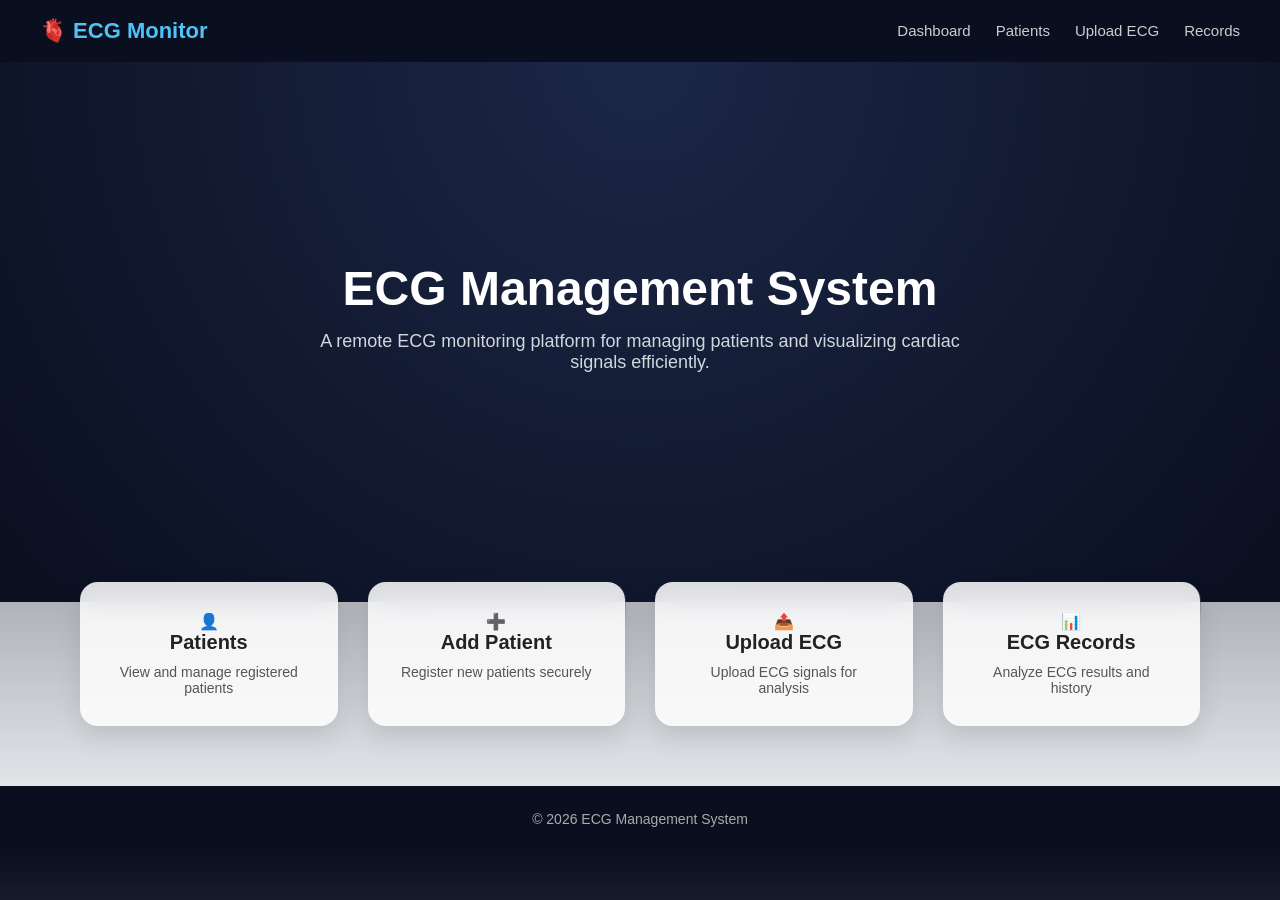
<file: src/main/resources/static/index.html>
<!DOCTYPE html>
<html lang="en">
<head>
    <meta charset="UTF-8">
    <title>ECG Management System</title>
    <link rel="stylesheet" href="css/style1.css">
</head>
<body>

<!-- NAVBAR -->
<nav class="navbar">
    <div class="logo">🫀 ECG Monitor</div>
    <ul>
        <li><a href="#">Dashboard</a></li>
        <li><a href="patients.html">Patients</a></li>
        <li><a href="ecg-upload.html">Upload ECG</a></li>
        <li><a href="ecg-records.html">Records</a></li>
    </ul>
</nav>

<!-- HERO -->
<section class="hero">
    <div class="hero-content">
        <h1>ECG Management System</h1>
        <p>

            A remote ECG monitoring platform for managing patients and visualizing cardiac signals efficiently.
        </p>

    </div>
</section>

<!-- DASHBOARD CARDS -->
<section class="dashboard">
    <div class="card" onclick="location.href='patients.html'">
        <div class="icon">👤</div>
        <h3>Patients</h3>
        <p>View and manage registered patients</p>
    </div>

    <div class="card" onclick="location.href='add-patient.html'">
        <div class="icon">➕</div>
        <h3>Add Patient</h3>
        <p>Register new patients securely</p>
    </div>

    <div class="card" onclick="location.href='ecg-upload.html'">
        <div class="icon">📤</div>
        <h3>Upload ECG</h3>
        <p>Upload ECG signals for analysis</p>
    </div>

    <div class="card" onclick="location.href='ecg-records.html'">
        <div class="icon">📊</div>
        <h3>ECG Records</h3>
        <p>Analyze ECG results and history</p>
    </div>
</section>


<footer>
    © 2026 ECG Management System
</footer>

</body>
</html>
</file>
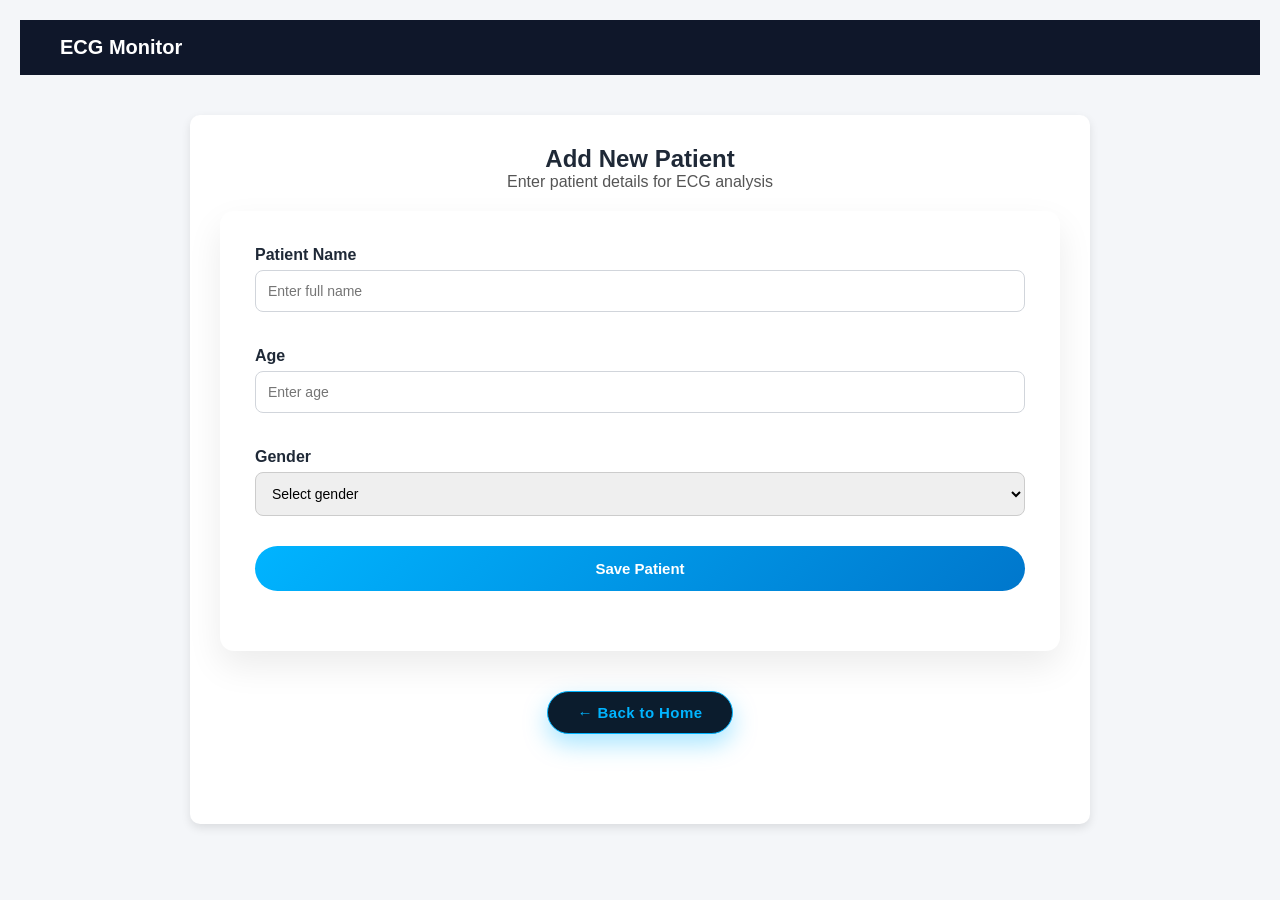
<file: src/main/resources/static/add-patient.html>
<!DOCTYPE html>
<html lang="en">
<head>
    <meta charset="UTF-8">
    <title>Add Patient</title>
    <link rel="stylesheet" href="css/style.css">
</head>
<body>

<!-- Top Header -->
<div class="navbar">
    <div class="logo">ECG Monitor</div>
</div>

<!-- Page Content -->
<div class="page-container">

    <h2>Add New Patient</h2>
    <p class="subtitle">Enter patient details for ECG analysis</p>

    <div class="form-card">
        <form id="patientForm">
            <div class="form-group">
                <label>Patient Name</label>
                <input type="text" id="name" placeholder="Enter full name" required>
            </div>

            <div class="form-group">
                <label>Age</label>
                <input type="number" id="age" placeholder="Enter age" required>
            </div>

            <div class="form-group">
                <label>Gender</label>
                <select id="gender" required>
                    <option value="">Select gender</option>
                    <option>Male</option>
                    <option>Female</option>
                </select>
            </div>

            <button type="submit" class="primary-btn">
                Save Patient
            </button>
        </form>

        <div id="msg" class="success-box"></div>
    </div>

    <!-- Back Button -->
    <div class="back-btn-container">
        <button class="back-btn" onclick="goHome()">← Back to Home</button>
    </div>

</div>

<script src="js/add-patient.js"></script>
</body>
</html>
</file>
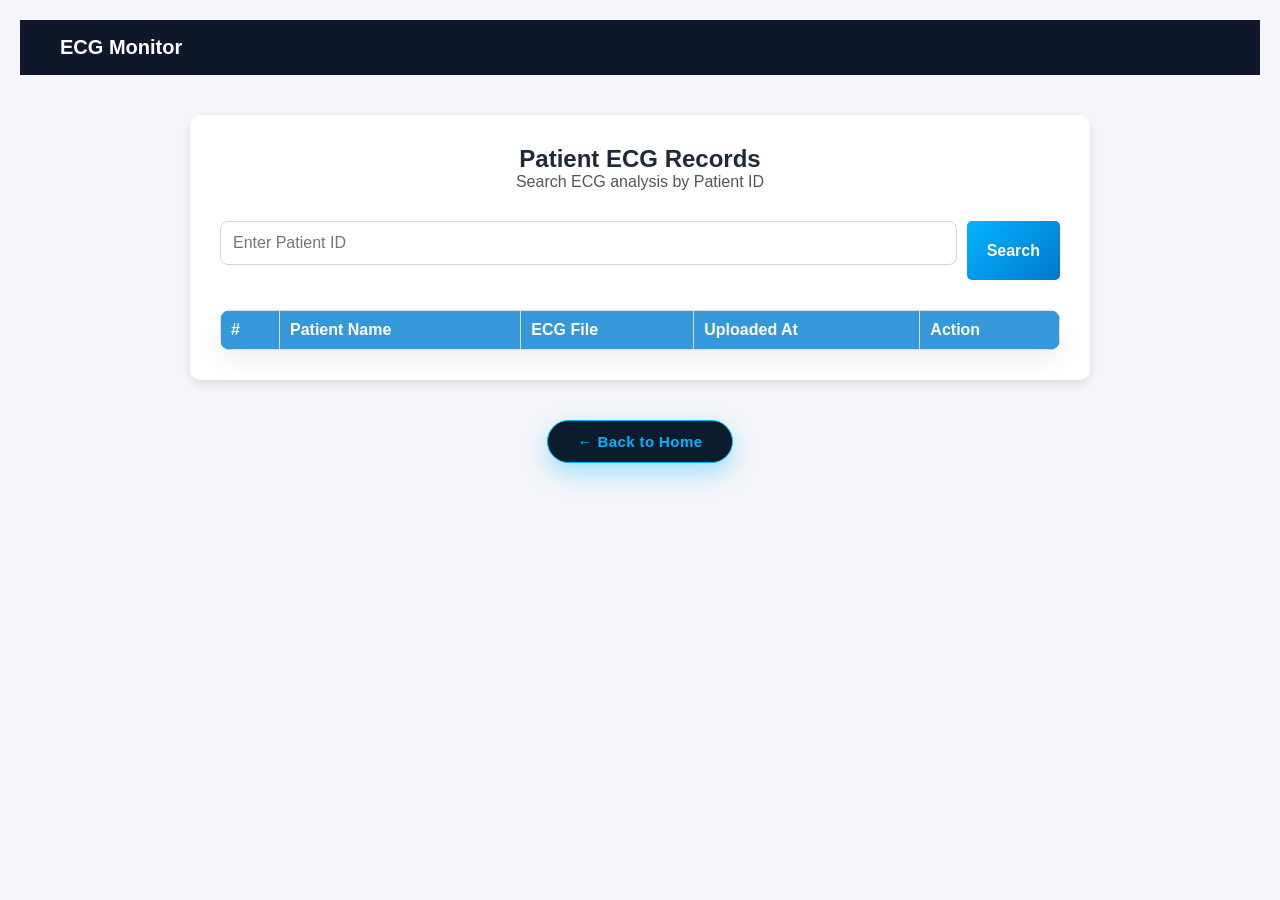
<file: src/main/resources/static/ecg-records.html>
<!DOCTYPE html>
<html lang="en">
<head>
    <meta charset="UTF-8">
    <title>ECG Records</title>
    <link rel="stylesheet" href="css/style.css">
</head>
<body>

<div class="navbar">
    <div class="logo">ECG Monitor</div>
</div>

<div class="page-container">
    <h2>Patient ECG Records</h2>
    <p class="subtitle">Search ECG analysis by Patient ID</p>

    <div class="search-box">
        <input type="number" id="patientId" placeholder="Enter Patient ID">
        <button onclick="loadECG()">Search</button>
    </div>

    <div id="patientInfo" class="patient-card"></div>

    <table class="records-table">
        <thead>
        <tr>
            <th>#</th>
            <th>Patient Name</th>
            <th>ECG File</th>
            <th>Uploaded At</th>
            <th>Action</th>
        </tr>
        </thead>
        <tbody id="recordsBody"></tbody>
    </table>
</div>

<div class="back-btn-container">
    <button class="back-btn" onclick="goHome()">← Back to Home</button>
</div>

<script src="js/ecg-record.js"></script>
</body>
</html>
</file>
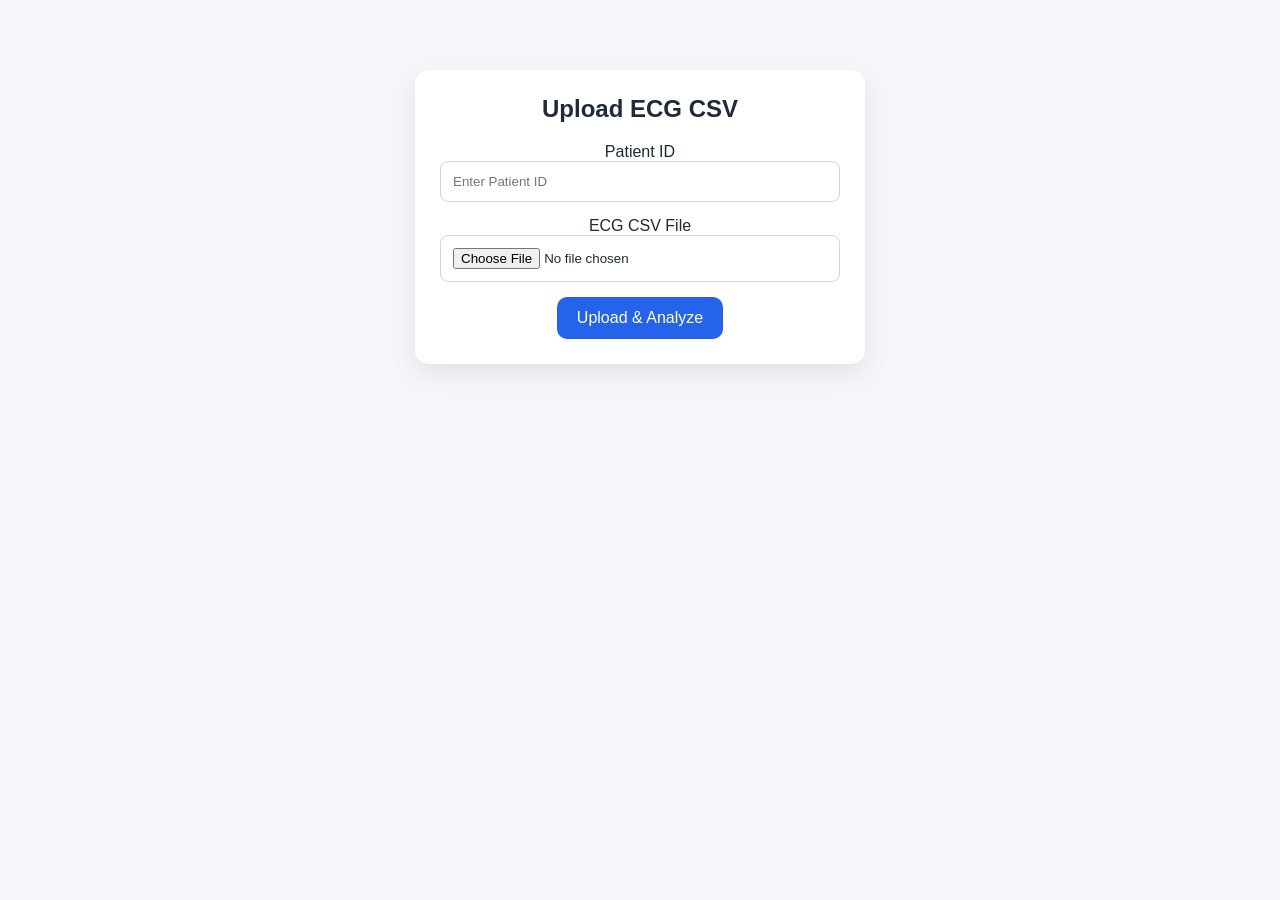
<file: src/main/resources/static/ecg-upload.html>
<!DOCTYPE html>
<html lang="en">
<head>
    <meta charset="UTF-8">
    <title>ECG Upload</title>
    <link rel="stylesheet" href="css/style.css">
</head>
<body>

<div class="container">
    <div class="card upload-card">
        <h2>Upload ECG CSV</h2>

        <label>Patient ID</label>
        <input type="number" id="patientId" placeholder="Enter Patient ID" required>

        <label>ECG CSV File</label>
        <input type="file" id="ecgFile" accept=".csv" required>

        <button onclick="uploadECG()">Upload & Analyze</button>
    </div>
</div>

<script src="js/upload.js"></script>
</body>
</html>
</file>
<file: src/main/resources/static/css/style1.css>
* {
    margin: 0;
    padding: 0;
    box-sizing: border-box;
    font-family: "Segoe UI", sans-serif;
}

body {
    background: linear-gradient(180deg, #0a0f1f, #f4f6f9);
    color: #222;
}

/* NAVBAR */
.navbar {
    background: #0a0f1f;
    color: white;
    display: flex;
    justify-content: space-between;
    align-items: center;
    padding: 18px 40px;
}

.logo {
    font-size: 22px;
    font-weight: bold;
    color: #4fc3f7;
}

.navbar ul {
    list-style: none;
    display: flex;
    gap: 25px;
}

.navbar a {
    text-decoration: none;
    color: #ccc;
    font-size: 15px;
}

.navbar a:hover {
    color: #4fc3f7;
}

/* HERO */
.hero {
    height: 60vh;
    background: radial-gradient(circle at top, #1c2747, #0a0f1f);
    display: flex;
    align-items: center;
    justify-content: center;
    text-align: center;
}

.hero-content {
    max-width: 700px;
    color: white;
}

.hero h1 {
    font-size: 48px;
    margin-bottom: 15px;
}

.hero p {
    font-size: 18px;
    color: #cfd8dc;
    margin-bottom: 30px;
}

.primary-btn {
    padding: 14px 28px;
    background: #4fc3f7;
    color: #0a0f1f;
    font-weight: bold;
    border-radius: 30px;
    text-decoration: none;
}

.primary-btn:hover {
    background: #29b6f6;
}

/* DASHBOARD */
.dashboard {
    display: grid;
    grid-template-columns: repeat(auto-fit, minmax(240px, 1fr));
    gap: 30px;
    padding: 60px 80px;
    margin-top: -80px;
}

.card {
    background: rgba(255, 255, 255, 0.85);
    backdrop-filter: blur(12px);
    border-radius: 18px;
    padding: 30px;
    text-align: center;
    cursor: pointer;
    box-shadow: 0 10px 25px rgba(0,0,0,0.1);
    transition: transform 0.3s, box-shadow 0.3s;
}

.card h3 {
    font-size: 20px;
    margin-bottom: 10px;
}

.card p {
    font-size: 14px;
    color: #555;
}

.card:hover {
    transform: translateY(-10px);
    box-shadow: 0 20px 40px rgba(0,0,0,0.2);
}

/* FOOTER */
footer {
    text-align: center;
    padding: 25px;
    background: #0a0f1f;
    color: #aaa;
    font-size: 14px;
}
</file>
<file: src/main/resources/static/css/style.css>
* {
    margin: 0;
    padding: 0;
    box-sizing: border-box;
    font-family: "Segoe UI", sans-serif;
}

body {
    background: #f8fafc;
    color: #020617;
}

/* HEADER */
.top {
    background: #020617;
    color: #38bdf8;
    padding: 18px 40px;
    font-size: 20px;
}

/* MAIN */
.container {
    max-width: 1100px;
    margin: auto;
    padding: 60px 20px;
}

/* INTRO */
.intro {
    text-align: center;
    margin-bottom: 60px;
}

.intro h1 {
    font-size: 40px;
    margin-bottom: 15px;
}

.intro p {
    font-size: 18px;
    color: #475569;
}

/* GRID */
.grid {
    display: grid;
    grid-template-columns: repeat(auto-fit, minmax(240px, 1fr));
    gap: 30px;
}

/* TILE */
.tile {
    text-decoration: none;
    background: white;
    padding: 35px;
    border-radius: 16px;
    box-shadow: 0 12px 25px rgba(0,0,0,0.08);
    transition: 0.3s ease;
    color: inherit;
}

.tile:hover {
    transform: translateY(-10px);
    box-shadow: 0 20px 40px rgba(0,0,0,0.15);
}

.tile h3 {
    font-size: 22px;
    margin-bottom: 10px;
}

.tile p {
    font-size: 15px;
    color: #475569;
}

/* FOOTER */
footer {
    margin-top: 70px;
    text-align: center;
    padding: 18px;
    background: #020617;
    color: #cbd5f5;
}
/* PAGE HEADER */
.page-header {
    margin-bottom: 30px;
}

.page-header h1 {
    font-size: 32px;
    margin-bottom: 8px;
}

.page-header p {
    color: #475569;
}

/* TABLE CARD */
.table-card {
    background: white;
    padding: 25px;
    border-radius: 14px;
    box-shadow: 0 12px 30px rgba(0,0,0,0.08);
    overflow-x: auto;
}

/* TABLE */
.patient-table {
    width: 100%;
    border-collapse: collapse;
}

.patient-table thead {
    background: #020617;
    color: white;
}

.patient-table th,
.patient-table td {
    padding: 14px 18px;
    text-align: left;
}

.patient-table tbody tr {
    border-bottom: 1px solid #e5e7eb;
}

.patient-table tbody tr:hover {
    background: #f1f5f9;
}

/* GENDER STYLE */
.patient-table td:last-child {
    font-weight: 600;
    color: #0f172a;
}
/* Centered Back Button Container */
.back-btn-container {
    display: flex;
    justify-content: center;
    margin-top: 40px;
    margin-bottom: 60px;
}

/* Back Button Styling */
.back-btn {
    background: #020617;
     color: #38bdf8;

    border: none;
    padding: 14px 36px;
    border-radius: 30px;

    font-size: 15px;
    font-weight: 600;
    letter-spacing: 0.4px;

    cursor: pointer;
    box-shadow: 0 10px 25px rgba(0, 180, 255, 0.35);
    transition: all 0.3s ease;
}

.back-btn:hover {
    transform: translateY(-2px);
    box-shadow: 0 16px 35px rgba(0, 180, 255, 0.45);
}
body {
    margin: 0;
    font-family: "Segoe UI", sans-serif;
    background: #f4f7fb;
}

/* Header */
.navbar {
    background: linear-gradient(135deg, #020b1d, #071b35);
    padding: 18px 40px;
    color: #00b4ff;
    font-size: 22px;
    font-weight: 600;
}

/* Page Layout */
.page-container {
    max-width: 500px;
    margin: 60px auto;
    text-align: center;
}

.subtitle {
    color: #666;
    margin-bottom: 30px;
}

/* Form Card */
.form-card {
    background: #fff;
    padding: 35px;
    border-radius: 14px;
    box-shadow: 0 15px 35px rgba(0,0,0,0.08);
}

/* Form Fields */
.form-group {
    text-align: left;
    margin-bottom: 20px;
}

.form-group label {
    display: block;
    font-weight: 600;
    margin-bottom: 6px;
}

.form-group input,
.form-group select {
    width: 100%;
    padding: 12px;
    border-radius: 8px;
    border: 1px solid #ccc;
    font-size: 14px;
}

/* Primary Button */
.primary-btn {
    width: 100%;
    background: linear-gradient(135deg, #00b4ff, #0077cc);
    color: #fff;
    padding: 14px;
    border-radius: 30px;
    border: none;
    font-size: 15px;
    font-weight: 600;
    cursor: pointer;
    margin-top: 10px;
}

.primary-btn:hover {
    opacity: 0.9;
}

/* Success Message */
.success-box {
    margin-top: 25px;
    color: #0a7c3e;
    font-weight: 600;
}

/* Back Button */
.back-btn-container {
    margin-top: 40px;
}

.back-btn {
    background: #0b1c2d;
    color: #00b4ff;
    border: 1px solid #00b4ff;
    padding: 12px 30px;
    border-radius: 25px;
    cursor: pointer;
    font-weight: 600;
}

.back-btn:hover {
    background: #00b4ff;
    color: #fff;
}
/* Page Layout */
.page-container {
    max-width: 900px;
    margin: 50px auto;
    text-align: center;
}

/* Search */
.search-box {
    margin: 30px 0;
}

.search-box input {
    padding: 12px;
    width: 200px;
    border-radius: 8px;
    border: 1px solid #ccc;
}

.search-box button {
    padding: 12px 22px;
    margin-left: 10px;
    background: linear-gradient(135deg, #00b4ff, #0077cc);
    color: white;
    border: none;
    border-radius: 25px;
    cursor: pointer;
    font-weight: 600;
}

/* Patient Card */
.patient-card {
    margin: 25px auto;
    background: #f8fbff;
    border-left: 5px solid #00b4ff;
    padding: 18px;
    width: 60%;
    display: none;
}

/* Table */
.records-table {
    width: 100%;
    border-collapse: collapse;
    margin-top: 30px;
    background: white;
    box-shadow: 0 12px 25px rgba(0,0,0,0.06);
    border-radius: 10px;
    overflow: hidden;
}

.records-table th {
    background: #0b1c2d;
    color: #00b4ff;
    padding: 14px;
}

.records-table td {
    padding: 14px;
    border-bottom: 1px solid #eee;
}

.records-table tr:hover {
    background: #f2f9ff;
}

/* Prediction Badge */
.badge {
    padding: 6px 14px;
    border-radius: 20px;
    font-size: 13px;
    font-weight: 600;
}

.badge.pending {
    background: #fff3cd;
    color: #856404;
}

.badge.done {
    background: #d4edda;
    color: #155724;
}
body {
    font-family: Arial, sans-serif;
    background: #f4f7f8;
    margin: 0;
    padding: 0;
}

.navbar {
    background-color: #2c3e50;
    color: white;
    padding: 15px 20px;
    font-size: 20px;
    font-weight: bold;
}

.page-container {
    max-width: 900px;
    margin: 40px auto;
    background: white;
    padding: 30px;
    border-radius: 10px;
    box-shadow: 0px 4px 10px rgba(0,0,0,0.1);
}

h2 {
    margin-top: 0;
}

.subtitle {
    color: #555;
    margin-bottom: 20px;
}

.search-box {
    display: flex;
    margin-bottom: 20px;
}

.search-box input {
    flex: 1;
    padding: 10px;
    font-size: 16px;
}

.search-box button {
    padding: 10px 20px;
    margin-left: 10px;
    font-size: 16px;
    cursor: pointer;
    background-color: #3498db;
    color: white;
    border: none;
    border-radius: 5px;
}

.search-box button:hover {
    background-color: #2980b9;
}

.records-table {
    width: 100%;
    border-collapse: collapse;
}

.records-table th, .records-table td {
    border: 1px solid #ddd;
    padding: 10px;
    text-align: left;
}

.records-table th {
    background-color: #3498db;
    color: white;
}

.records-table tr:nth-child(even) {
    background-color: #f9f9f9;
}
/* RESET */
* {
    margin: 0;
    padding: 0;
    box-sizing: border-box;
    font-family: "Segoe UI", Arial, sans-serif;
}

body {
    background: #f4f7fb;
    color: #1f2937;
}

/* NAVBAR (optional, looks professional) */
.navbar {
    background: #0f172a;
    color: #fff;
    padding: 16px 40px;
    font-size: 20px;
    font-weight: bold;
}

/* COMMON CONTAINER */
.container {
    max-width: 1100px;
    margin: 30px auto;
    padding: 20px;
}

/* CARD STYLE */
.card {
    background: #ffffff;
    border-radius: 14px;
    padding: 25px;
    box-shadow: 0 10px 25px rgba(0,0,0,0.08);
}

/* BUTTON */
button {
    background: #2563eb;
    color: white;
    border: none;
    padding: 12px 20px;
    border-radius: 10px;
    font-size: 16px;
    cursor: pointer;
    transition: 0.3s;
}

button:hover {
    background: #1d4ed8;
}

/* INPUTS */
input[type="text"],
input[type="number"],
input[type="file"] {
    width: 100%;
    padding: 12px;
    border-radius: 8px;
    border: 1px solid #d1d5db;
    margin-bottom: 15px;
}
.upload-card {
    max-width: 450px;
    margin: auto;
    text-align: center;
}

.upload-card h2 {
    margin-bottom: 20px;
}
.result-card h2 {
    margin-bottom: 15px;
}

/* Result info grid */
.result-grid {
    display: grid;
    grid-template-columns: repeat(3, 1fr);
    gap: 20px;
    font-size: 18px;
}

/* Chart card */
.chart-card {
    width: 100%
    margin-top: 25px;
    height: 420px;
    padding: 20px;
}

/* Make chart responsive */
canvas {
    width: 100% !important;
    height: 350px !important;
}

body{

font-family: Arial, Helvetica, sans-serif;
background:#f4f6f9;
margin:0;
padding:20px;

}

/* Top Download Button */

.top-bar{

text-align:center;
margin-bottom:20px;

}

.download-btn{

background:#1e88e5;
color:white;
padding:12px 25px;
border:none;
border-radius:6px;
font-size:16px;
cursor:pointer;

}

.download-btn:hover{

background:#1565c0;

}

/* REPORT CONTAINER */

.report-container{

width:900px;
margin:auto;
background:white;
padding:40px;
box-shadow:0px 4px 15px rgba(0,0,0,0.1);

}

/* HEADER */

.report-header{

text-align:center;
border-bottom:2px solid #333;
padding-bottom:10px;
margin-bottom:20px;

}

.report-header h1{

margin:0;
font-size:28px;
text-align:center;

}

.report-header h2{

margin:5px;
color:#555;
text-align:center;

}

/* SECTION */

.section{

margin-top:25px;

}

h3{

border-bottom:1px solid #ccc;
padding-bottom:5px;
color:#333;

}

/* PATIENT GRID */

.patient-grid{

display:flex;
justify-content:space-between;
margin-top:10px;

}

/* TABLE */

table{

width:100%;
border-collapse:collapse;
margin-top:10px;


}

td{

border:1px solid #ccc;
padding:10px;

}

td:first-child{

font-weight:bold;
background:#f2f2f2;
width:40%;

}

/* RISK LEVEL */

.risk{

color:red;
font-weight:bold;

}

/* GRAPH */

canvas{

margin-top:15px;

}

/* FOOTER */

.report-footer{

margin-top:40px;
border-top:2px solid #333;
padding-top:20px;

}

/* PRINT MODE */

@media print {

.download-btn{
display:none;
}

body{
background:white;
}

.report-container {
    width: 794px;   /* exact A4 width in px */
    min-height: 1123px; /* A4 height */
    transform: scale(0.85);   /* 🔥 adjust this */
    transform-origin: top left;
}

/* Prevent bad page breaks */
.section {
    page-break-inside: avoid;
    break-inside: avoid;
}

/* Chart size fix */
#ecgChart {
    width: 100% !important;
    height: 350px !important;
}
.section canvas {
    max-width: 100%;

}
</file>
